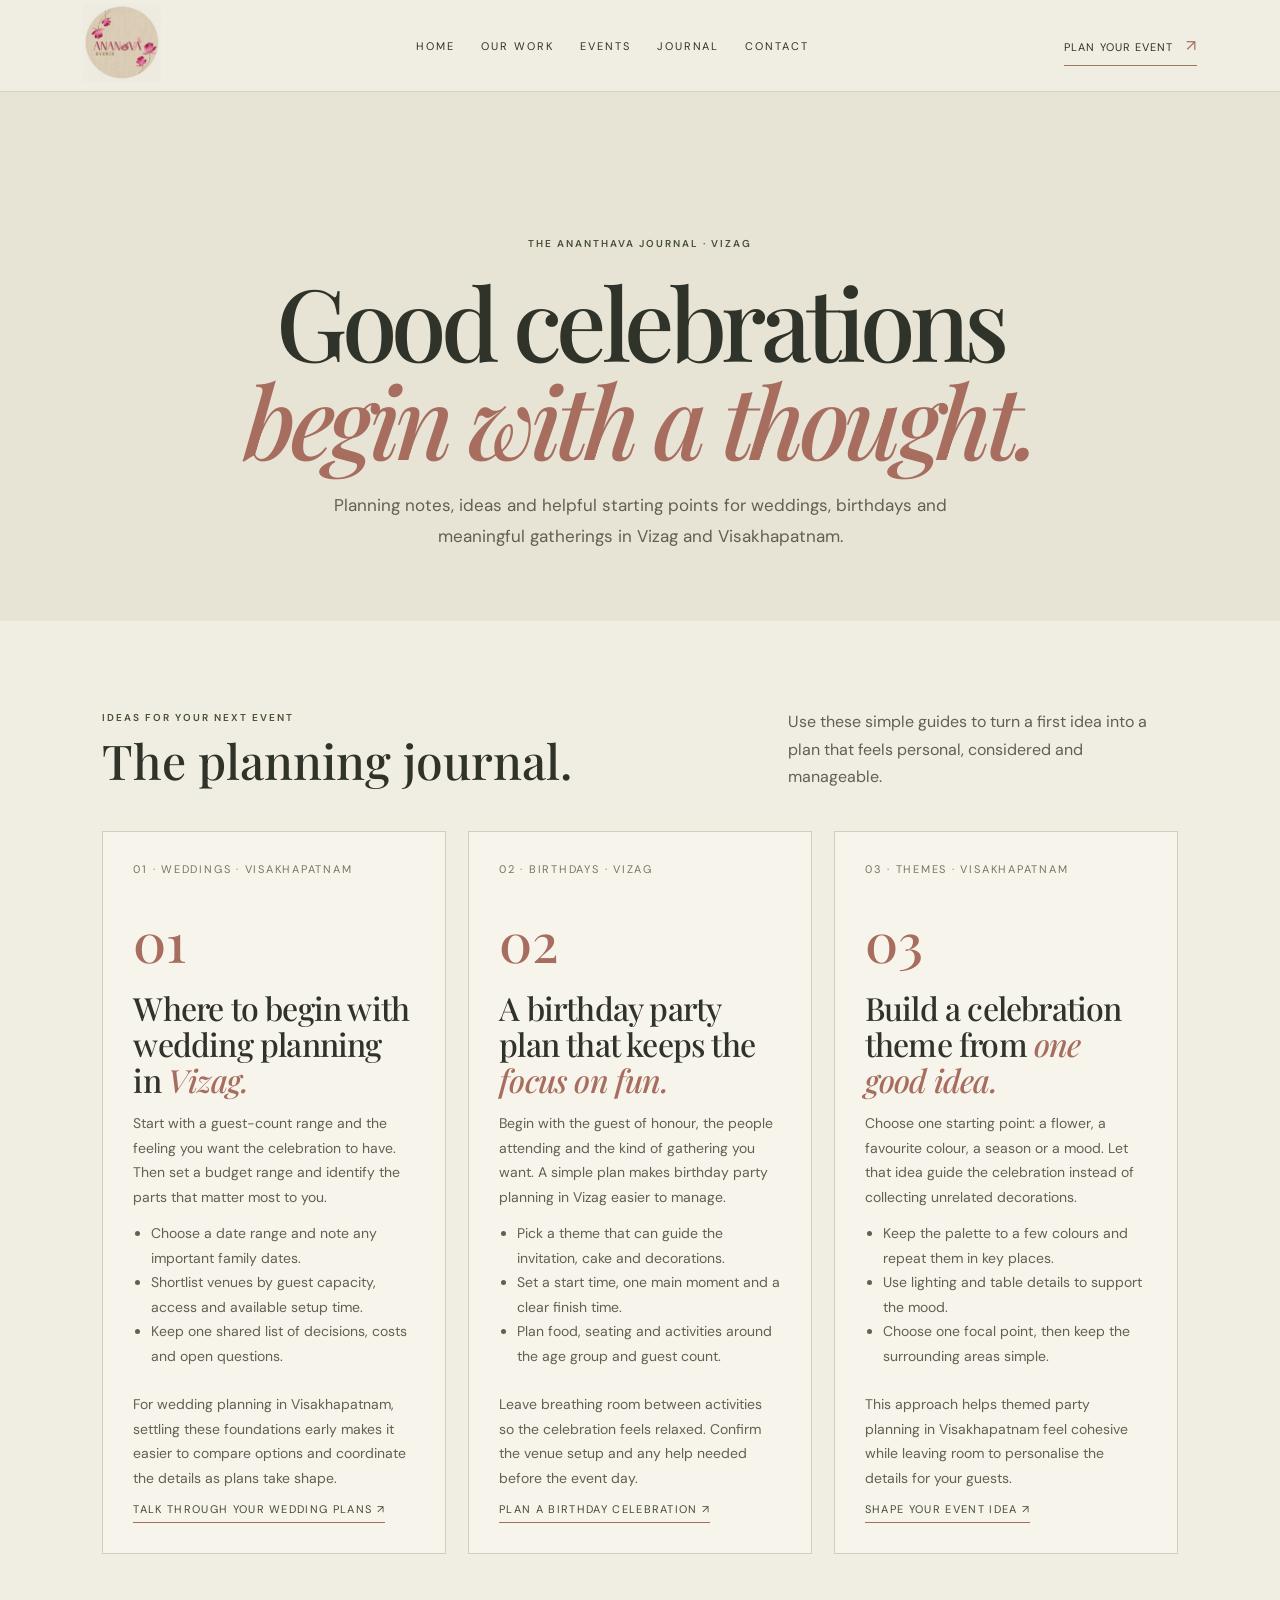
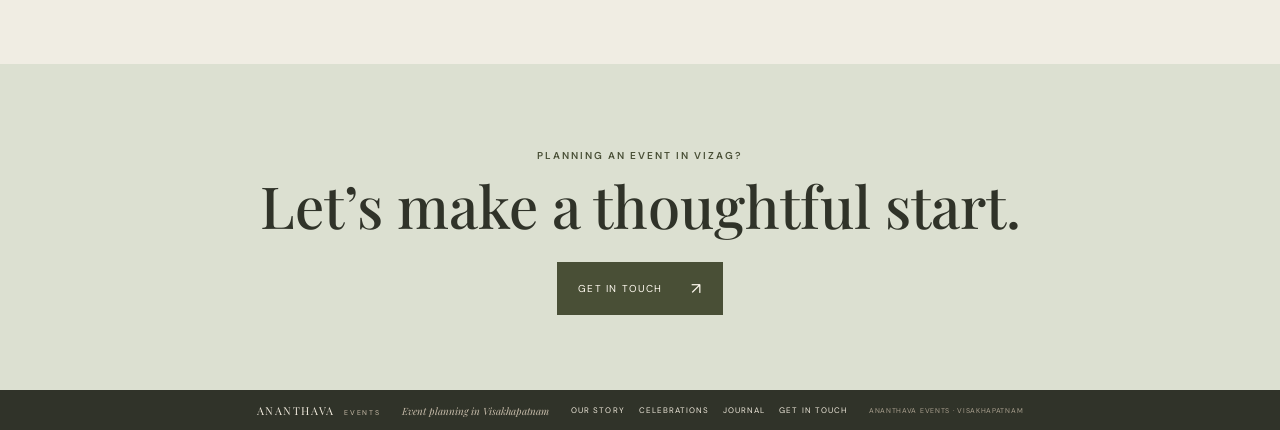
<file: blog.html>
<!doctype html>
<html lang="en">
<head>
<meta charset="UTF-8">
<meta name="viewport" content="width=device-width, initial-scale=1.0">
<meta name="theme-color" content="#f5f0e7">
<title>Event Planning Journal for Vizag | Ananthava Events</title>
<meta name="description" content="Ideas and practical guides for planning weddings, birthday parties and themed events in Vizag and Visakhapatnam, from Ananthava Events.">
<meta name="robots" content="index, follow, max-image-preview:large, max-snippet:-1">
<meta name="keywords" content="event planning blog Vizag, wedding planning guide Visakhapatnam, birthday party ideas Vizag, event planner tips Vizag, themed party planning Visakhapatnam">
<meta property="og:type" content="website">
<meta property="og:site_name" content="Ananthava Events">
<meta property="og:title" content="Event Planning Journal for Vizag | Ananthava Events">
<meta property="og:description" content="Helpful planning ideas for weddings, birthdays and celebrations in Vizag and Visakhapatnam.">
<meta property="og:locale" content="en_IN">
<meta name="twitter:card" content="summary">
<meta name="twitter:title" content="Event Planning Journal for Vizag | Ananthava Events">
<meta name="twitter:description" content="Helpful planning ideas for weddings, birthdays and celebrations in Vizag and Visakhapatnam.">
<script type="application/ld+json">
{
  "@context": "https://schema.org",
  "@type": "Blog",
  "name": "Ananthava Events Journal",
  "description": "Event planning ideas and guides for celebrations in Vizag and Visakhapatnam.",
  "inLanguage": "en-IN",
  "publisher": {
    "@type": "Organization",
    "name": "Ananthava Events",
    "email": "ananthavaevents@gmail.com",
    "sameAs": ["https://www.instagram.com/ananthava.events/"]
  }
}
</script>
<link rel="preconnect" href="https://fonts.googleapis.com">
<link rel="preconnect" href="https://fonts.gstatic.com" crossorigin>
<link href="https://fonts.googleapis.com/css2?family=DM+Sans:wght@400;500;600&family=Playfair+Display:ital,wght@0,500;0,600;1,500&display=swap" rel="stylesheet">
<link rel="stylesheet" href="style.css">
<style>
.journal-hero{padding:clamp(100px,15vh,170px) 8% 70px;background:#e7e3d5;text-align:center}
.journal-hero .eyebrow{justify-content:center}
.journal-hero h1{font:500 clamp(48px,8vw,100px)/.98 'Playfair Display',serif;letter-spacing:-.055em;margin:22px auto;max-width:950px}
.journal-hero h1 em,.journal-card h2 em{color:#a76d5e;font-weight:500}
.journal-hero>p:last-child{max-width:620px;margin:0 auto;color:#625f53;font-size:17px;line-height:1.8}
.journal-list{padding:80px 8% 110px;max-width:1500px;margin:auto}
.journal-intro{display:flex;justify-content:space-between;align-items:end;gap:30px;margin-bottom:36px}
.journal-intro h2{font:500 clamp(30px,4vw,48px)/1.1 'Playfair Display',serif;margin:8px 0}
.journal-intro>p{max-width:390px;color:#625f53;line-height:1.7;margin:0 0 5px}
.journal-grid{display:grid;grid-template-columns:repeat(3,minmax(0,1fr));gap:22px}
.journal-card{min-height:360px;border:1px solid #d2cdbd;padding:30px;background:#f7f4eb;display:flex;flex-direction:column;align-items:flex-start}
.journal-card .journal-number{font-size:11px;letter-spacing:.16em;color:#777562}
.journal-card .journal-mark{font:500 54px/1 'Playfair Display',serif;color:#a76d5e;margin:38px 0 22px}
.journal-card h2{font:500 clamp(24px,2.5vw,32px)/1.12 'Playfair Display',serif;margin:0 0 14px;letter-spacing:-.025em}
.journal-card p,.journal-card li{color:#625f53;font-size:14px;line-height:1.75}
.journal-card p{margin:0 0 12px}
.journal-card ul{padding-left:18px;margin:0 0 24px}
.journal-card a{margin-top:auto;color:#454a35;text-decoration:none;font-size:11px;letter-spacing:.12em;text-transform:uppercase;border-bottom:1px solid #a76d5e;padding-bottom:6px}
.journal-cta{padding:75px 8%;background:#dce0d1;text-align:center}
.journal-cta h2{font:500 clamp(34px,5vw,58px)/1.1 'Playfair Display',serif;margin:12px auto 24px}
.journal-cta .button{display:inline-flex}
@media(max-width:850px){.journal-grid{grid-template-columns:1fr 1fr}}
@media(max-width:600px){.journal-hero{padding:110px 8% 58px}.journal-list{padding:58px 7% 72px}.journal-intro{display:block}.journal-intro>p{margin-top:14px}.journal-grid{grid-template-columns:1fr;gap:14px}.journal-card{min-height:300px;padding:25px}.journal-card .journal-mark{margin:25px 0 16px}}
</style>
</head>
<body>
<header class="nav">
  <a class="brand" href="index.html#top"><img src="public/ananthava-logo.jpg" alt="Ananthava Events lotus logo"></a>
  <nav><a href="index.html#top">Home</a><a href="index.html#portfolio">Our work</a><a href="index.html#celebrations">Events</a><a href="blog.html" aria-current="page">Journal</a><a href="index.html#contact">Contact</a></nav>
  <a class="nav-cta" href="index.html#contact">Plan your event <span>↗</span></a>
  <button class="menu" aria-label="Open menu" aria-expanded="false">☰</button>
</header>
<main>
  <section class="journal-hero">
    <p class="eyebrow"><span></span> THE ANANTHAVA JOURNAL · VIZAG</p>
    <h1>Good celebrations<br><em>begin with a thought.</em></h1>
    <p>Planning notes, ideas and helpful starting points for weddings, birthdays and meaningful gatherings in Vizag and Visakhapatnam.</p>
  </section>
  <section class="journal-list" aria-labelledby="journal-heading">
    <div class="journal-intro"><div><p class="eyebrow">IDEAS FOR YOUR NEXT EVENT</p><h2 id="journal-heading">The planning journal.</h2></div><p>Use these simple guides to turn a first idea into a plan that feels personal, considered and manageable.</p></div>
    <div class="journal-grid">
      <article class="journal-card">
        <span class="journal-number">01 · WEDDINGS · VISAKHAPATNAM</span><span class="journal-mark" aria-hidden="true">01</span>
        <h2>Where to begin with wedding planning in <em>Vizag.</em></h2>
        <p>Start with a guest-count range and the feeling you want the celebration to have. Then set a budget range and identify the parts that matter most to you.</p>
        <ul><li>Choose a date range and note any important family dates.</li><li>Shortlist venues by guest capacity, access and available setup time.</li><li>Keep one shared list of decisions, costs and open questions.</li></ul>
        <p>For wedding planning in Visakhapatnam, settling these foundations early makes it easier to compare options and coordinate the details as plans take shape.</p>
        <a href="mailto:ananthavaevents@gmail.com?subject=Wedding%20planning%20in%20Vizag">Talk through your wedding plans ↗</a>
      </article>
      <article class="journal-card">
        <span class="journal-number">02 · BIRTHDAYS · VIZAG</span><span class="journal-mark" aria-hidden="true">02</span>
        <h2>A birthday party plan that keeps the <em>focus on fun.</em></h2>
        <p>Begin with the guest of honour, the people attending and the kind of gathering you want. A simple plan makes birthday party planning in Vizag easier to manage.</p>
        <ul><li>Pick a theme that can guide the invitation, cake and decorations.</li><li>Set a start time, one main moment and a clear finish time.</li><li>Plan food, seating and activities around the age group and guest count.</li></ul>
        <p>Leave breathing room between activities so the celebration feels relaxed. Confirm the venue setup and any help needed before the event day.</p>
        <a href="mailto:ananthavaevents@gmail.com?subject=Birthday%20party%20planning%20in%20Vizag">Plan a birthday celebration ↗</a>
      </article>
      <article class="journal-card">
        <span class="journal-number">03 · THEMES · VISAKHAPATNAM</span><span class="journal-mark" aria-hidden="true">03</span>
        <h2>Build a celebration theme from <em>one good idea.</em></h2>
        <p>Choose one starting point: a flower, a favourite colour, a season or a mood. Let that idea guide the celebration instead of collecting unrelated decorations.</p>
        <ul><li>Keep the palette to a few colours and repeat them in key places.</li><li>Use lighting and table details to support the mood.</li><li>Choose one focal point, then keep the surrounding areas simple.</li></ul>
        <p>This approach helps themed party planning in Visakhapatnam feel cohesive while leaving room to personalise the details for your guests.</p>
        <a href="mailto:ananthavaevents@gmail.com?subject=Themed%20event%20planning%20in%20Visakhapatnam">Shape your event idea ↗</a>
      </article>
    </div>
  </section>
  <section class="journal-cta"><p class="eyebrow">PLANNING AN EVENT IN VIZAG?</p><h2>Let’s make a thoughtful start.</h2><a class="button" href="index.html#contact">Get in touch <span>↗</span></a></section>
</main>
<footer><a class="footer-brand" href="index.html#top">ANANTHAVA <span>EVENTS</span></a><p>Event planning in Visakhapatnam</p><div><a href="index.html#story">OUR STORY</a><a href="index.html#celebrations">CELEBRATIONS</a><a href="blog.html">JOURNAL</a><a href="index.html#contact">GET IN TOUCH</a></div><small>ANANTHAVA EVENTS · VISAKHAPATNAM</small></footer>
<script>
const menuButton=document.querySelector('.menu');
menuButton.addEventListener('click',()=>{const links=document.querySelector('.nav nav');const opened=links.style.display==='flex';links.style.cssText=opened?'':'display:flex;position:absolute;top:72px;left:0;right:0;padding:24px 8%;background:#f0ede3;flex-direction:column;gap:20px;border-bottom:1px solid #d4d0c2';menuButton.setAttribute('aria-expanded',String(!opened));});
</script>
</body>
</html>
</file>
<file: style.css>
:root{--sage:#98a086;--olive:#696d45;--rose:#a76d5e;--peach:#bb8588;--gold:#c4a071;--cream:#f5f0e7;--paper:#fbf8f1;--ink:#332c27;--line:#d8cdbd}*{box-sizing:border-box}html{scroll-behavior:smooth}body{margin:0;background:var(--paper);color:var(--ink);font-family:'DM Sans',sans-serif}a{color:inherit;text-decoration:none}.nav{height:92px;padding:0 6.5%;display:flex;align-items:center;justify-content:space-between;border-bottom:1px solid #e7dfd3;background:rgba(251,248,241,.9);position:sticky;top:0;z-index:10;backdrop-filter:blur(12px)}.brand img{width:78px;height:78px;object-fit:contain;mix-blend-mode:multiply}.nav nav{display:flex;gap:26px;font-size:11px;letter-spacing:.12em;text-transform:uppercase}.nav nav a,.nav-cta{transition:color .25s}.nav nav a:hover,.nav-cta:hover{color:var(--rose)}.nav-cta{font-size:11px;letter-spacing:.1em;text-transform:uppercase}.nav-cta span{font-size:16px;margin-left:8px;color:var(--rose)}.menu{display:none;background:none;border:0}.hero{min-height:710px;height:calc(100vh - 92px);max-height:900px;position:relative;display:grid;grid-template-columns:1.05fr .95fr;padding:76px 9% 90px;overflow:hidden}.hero-copy{align-self:center;z-index:2}.eyebrow{font-size:9px;letter-spacing:.2em;color:var(--olive);font-weight:600}.hero .eyebrow span{display:inline-block;width:22px;height:1px;background:var(--rose);vertical-align:middle;margin-right:9px}.hero h1,.draw-text h2,.section-head h2,.approach-copy h2,.contact h2{font-family:'Playfair Display',serif;font-weight:500;letter-spacing:-.04em}.hero h1{font-size:clamp(48px,6.2vw,86px);line-height:1.08;margin:27px 0}.hero h1 em,.draw-text h2 em,.approach-copy h2 em,.contact h2 em{font-weight:500;color:var(--rose)}.intro{max-width:390px;line-height:1.8;color:#756c60;font-size:14px;margin:0 0 30px}.button{display:inline-flex;align-items:center;gap:28px;background:var(--olive);color:#fffaf0;padding:16px 21px;font-family:inherit;text-transform:uppercase;letter-spacing:.12em;font-size:9px;border:0;cursor:pointer;transition:background .25s,transform .25s}.button:hover{background:var(--rose);transform:translateY(-2px)}.button span{font-size:16px}.hero-note{margin-top:82px;font-size:8px;letter-spacing:.2em;color:#918978}.hero-note span{color:var(--rose);padding:0 8px}.hero-art{position:relative;display:flex;align-items:center;justify-content:center}.image-frame{position:relative;width:min(86%,430px);height:min(68vh,520px);padding:13px;border:1px solid #c8bda8;background:#efe8da;transform:rotate(2deg)}.image-frame:before{content:'';position:absolute;inset:6px;border:1px solid rgba(255,255,255,.65);z-index:1;pointer-events:none}.image-frame img{width:100%;height:100%;object-fit:cover;object-position:center}.image-caption{position:absolute;bottom:13px;right:13px;background:var(--paper);padding:13px 17px;font-family:'Playfair Display';font-style:italic;font-size:13px}.image-caption span{color:var(--rose);font-style:normal;margin-left:10px}.orbit-word{position:absolute;right:-6%;top:14%;writing-mode:vertical-rl;font-size:8px;letter-spacing:.28em;color:var(--rose)}.flower-stamp{position:absolute;bottom:12%;left:7%;font-size:72px;color:var(--rose);opacity:.82}.hero-bottom{position:absolute;bottom:26px;left:9%;right:9%;display:flex;justify-content:space-between;font-size:8px;letter-spacing:.18em;color:#958b7c}.draw-section{background:#eee8dc;position:relative;overflow:hidden;min-height:670px;padding:110px 10% 65px}.draw-inner{max-width:1120px;margin:auto;display:grid;grid-template-columns:1fr 1fr;align-items:center;min-height:470px}.draw-text{max-width:410px;z-index:2}.draw-text h2,.section-head h2,.approach-copy h2,.contact h2{font-size:clamp(42px,5vw,66px);line-height:1.08;margin:22px 0}.draw-text>p:not(.eyebrow),.approach-copy>p:not(.eyebrow){font-size:13px;line-height:1.9;color:#756c60;max-width:390px}.text-link{display:inline-block;font-size:9px;text-transform:uppercase;letter-spacing:.13em;margin-top:22px;border-bottom:1px solid #bcb09d;padding-bottom:8px}.text-link span{color:var(--rose);font-size:15px;margin-left:12px}.lotus-draw{width:min(100%,490px);justify-self:center;overflow:visible}.lotus-draw path{fill:none;stroke-linecap:round;stroke-linejoin:round}.lotus-draw .petal{stroke:var(--rose);stroke-width:2.4}.lotus-draw .stem,.lotus-draw .leaf{stroke:var(--olive);stroke-width:2.4}.lotus-draw .center{stroke:var(--gold);stroke-width:2.4}.draw-caption{position:absolute;right:11%;bottom:18%;font-family:'Playfair Display';font-style:italic;color:var(--olive);font-size:14px}.draw-progress{position:absolute;bottom:32px;left:10%;right:10%;display:flex;align-items:center;gap:15px;color:#8c8373;font-size:8px;letter-spacing:.17em}.progress-line{height:1px;background:#cfc4b1;flex:1;position:relative}.progress-line i{position:absolute;left:0;top:-1px;height:3px;width:0;background:var(--rose)}.celebrations{padding:120px 10% 130px}.section-head{display:flex;align-items:end;justify-content:space-between;margin:0 auto 54px;max-width:1120px}.section-head h2{margin:15px 0 0}.section-head>p{width:290px;color:#766e62;font-size:12px;line-height:1.8}.cards{max-width:1120px;margin:auto;display:grid;grid-template-columns:repeat(3,1fr);gap:24px}.event-card{position:relative;padding-bottom:18px}.card-photo{height:340px;background-size:cover;background-position:center;position:relative}.photo-wedding{background-image:linear-gradient(0deg,rgba(74,66,49,.05),transparent),url('public/palette-interior.jpeg');background-position:45% center}.photo-gathering{background-image:url('public/palette-florals.jpeg');background-position:48% center}.photo-design{background-image:url('public/ananthava-logo.png');background-size:cover;background-position:center;background-color:#eee5d6}.card-meta{display:flex;justify-content:space-between;margin-top:20px;font-size:8px;letter-spacing:.17em;color:var(--olive)}.event-card h3{font-family:'Playfair Display';font-size:27px;line-height:1.2;font-weight:500;margin:14px 0 9px}.event-card p{font-size:11px;color:#81776b;line-height:1.7;max-width:250px}.event-card>a{position:absolute;right:0;bottom:16px;color:var(--rose);font-size:22px}.approach{background:#e8e6d9;padding:100px 10%;display:grid;grid-template-columns:1fr 1fr;gap:10%;align-items:center}.approach-image{position:relative;height:500px;padding:12px;border:1px solid #bcb9a8}.approach-image img{width:100%;height:100%;object-fit:cover;object-position:center}.approach-image span{position:absolute;bottom:26px;left:26px;color:white;font-size:8px;letter-spacing:.18em;text-shadow:0 1px 5px #333}.approach-copy h2{margin-top:20px}.values{margin:32px 0 8px;border-top:1px solid #c9c7b9}.values div{display:flex;align-items:center;gap:24px;padding:14px 0;border-bottom:1px solid #c9c7b9;font-size:9px;letter-spacing:.12em}.values b{font-family:'Playfair Display';color:var(--rose);font-size:14px;font-weight:500}.quote{min-height:350px;background:var(--olive);color:#f8f2e8;display:flex;flex-direction:column;align-items:center;justify-content:center;text-align:center;position:relative}.quote p{font-family:'Playfair Display';font-size:clamp(32px,4.5vw,58px);line-height:1.2;margin:0 0 24px}.quote p em{color:#e7c8b6}.quote div{font-size:8px;letter-spacing:.2em;color:#d6d2bd}.quote-flower{position:absolute;right:14%;top:25%;font-size:38px;color:#c4a071}.contact{background:#f5f0e7;padding:110px 12%;display:grid;grid-template-columns:1fr 1fr;gap:10%;align-items:center}.contact-top>p:last-child{font-family:'Playfair Display';font-style:italic;color:#877d70;font-size:16px;margin-top:26px}.contact form{display:flex;flex-direction:column;gap:10px}.contact label{font-size:8px;letter-spacing:.16em;color:var(--olive);margin-top:16px}.contact input,.contact select{background:transparent;border:0;border-bottom:1px solid #cfc5b4;padding:12px 0;font-family:'DM Sans';font-size:13px;color:var(--ink);outline:none;width:100%}.contact input:focus,.contact select:focus{border-color:var(--rose)}.contact input::placeholder{color:#a99f91}.contact form .button{align-self:flex-start;margin-top:20px}.contact small{font-size:9px;color:#968c7e}.field-wrap{position:relative}.fake-caret{display:none;position:absolute;width:1px;height:18px;background:var(--rose);left:0;top:12px;pointer-events:none;animation:blink 1s steps(2) infinite}@keyframes blink{50%{opacity:0}}.contact input:focus+.fake-caret{display:block}.form-success{font-size:11px;color:var(--olive);min-height:16px}footer{background:#39362f;color:#eee8db;padding:47px 10% 32px;display:flex;align-items:center;justify-content:space-between}footer .footer-brand{font-family:'Playfair Display';letter-spacing:.14em;font-size:15px}footer .footer-brand span{display:block;text-align:center;font-family:'DM Sans';font-size:8px;letter-spacing:.35em;margin-top:7px;color:#c9bda9}footer p{font-family:'Playfair Display';font-style:italic;color:#c8bdab;font-size:14px}footer div{display:flex;gap:24px;font-size:8px;letter-spacing:.13em}footer small{font-size:7px;letter-spacing:.1em;color:#aaa08f}
@media(max-width:760px){.nav{height:72px;padding:0 5%}.brand img{width:62px;height:62px}.nav nav{display:none}.nav-cta{font-size:8px}.menu{display:block;color:var(--olive);font-size:18px}.hero{height:auto;min-height:850px;grid-template-columns:1fr;padding:68px 8% 78px}.hero h1{font-size:53px}.hero-note{margin-top:45px}.hero-art{margin-top:48px;min-height:400px}.image-frame{width:82%;height:390px}.flower-stamp{left:1%;bottom:0}.orbit-word{right:2%;top:8%}.hero-bottom{left:8%;right:8%;font-size:7px}.draw-section{padding:85px 8% 74px;min-height:900px}.draw-inner{grid-template-columns:1fr;gap:8px}.lotus-draw{width:min(94%,400px);margin-top:-10px}.draw-caption{bottom:12%;right:10%}.draw-progress{left:8%;right:8%}.celebrations{padding:86px 8%}.section-head{display:block;margin-bottom:35px}.section-head>p{width:auto;max-width:400px;margin-top:24px}.cards{grid-template-columns:1fr;gap:44px}.card-photo{height:370px}.event-card h3{font-size:30px}.approach{padding:80px 8%;grid-template-columns:1fr;gap:45px}.approach-image{height:400px}.quote{min-height:300px;padding:30px}.quote-flower{right:9%;top:14%}.contact{padding:80px 8%;grid-template-columns:1fr;gap:34px}.contact h2{font-size:52px}footer{padding:40px 8%;display:grid;grid-template-columns:1fr 1fr;gap:26px}footer p{text-align:right}footer div{grid-column:1/-1;justify-content:space-between;gap:10px}footer small{grid-column:1/-1}}@media(prefers-reduced-motion:reduce){html{scroll-behavior:auto}*,*:before,*:after{animation-duration:.01ms!important;transition-duration:.01ms!important}}

/* Subtle 3D motion */
.hero-art{perspective:1100px;transform-style:preserve-3d}.image-frame{transform-style:preserve-3d;will-change:transform;transition:transform .45s cubic-bezier(.2,.7,.2,1),box-shadow .45s;box-shadow:0 28px 60px rgba(71,58,39,.12)}.image-frame img{transform:translateZ(16px);transition:transform .45s}.image-caption{transform:translateZ(42px)}.flower-stamp{transform:translateZ(70px);animation:flowerFloat 5s ease-in-out infinite}.orbit-word{transform:translateZ(25px)}@keyframes flowerFloat{0%,100%{translate:0 0;rotate:-5deg}50%{translate:0 -13px;rotate:5deg}}
.lotus-draw{perspective:800px;transform-style:preserve-3d}.lotus-draw .petal{transform-box:fill-box;transform-origin:center bottom;filter:drop-shadow(0 7px 5px rgba(120,75,66,.08))}.lotus-draw .petal:nth-of-type(1){transform:translateZ(38px)}.lotus-draw .petal:nth-of-type(2),.lotus-draw .petal:nth-of-type(3){transform:translateZ(22px)}.lotus-draw .petal:nth-of-type(4),.lotus-draw .petal:nth-of-type(5){transform:translateZ(8px)}.lotus-draw .petal:nth-of-type(6),.lotus-draw .petal:nth-of-type(7){transform:translateZ(46px)}
.event-card{perspective:900px;transform-style:preserve-3d;transition:transform .35s ease}.card-photo{transform:translateZ(0);transition:transform .4s ease,box-shadow .4s;box-shadow:0 10px 24px rgba(48,41,32,.08)}.event-card:hover .card-photo{transform:translateZ(24px) scale(.985);box-shadow:0 24px 40px rgba(48,41,32,.16)}.event-card h3,.event-card p,.event-card .card-meta{transition:transform .35s}.event-card:hover h3,.event-card:hover p,.event-card:hover .card-meta{transform:translateZ(16px)}
.approach-image{perspective:1000px;transform-style:preserve-3d}.approach-image img{transform:translateZ(10px);transition:transform .6s}.approach-image:hover img{transform:translateZ(28px) scale(.98)}
@media(prefers-reduced-motion:reduce){.flower-stamp{animation:none}.image-frame,.image-frame img,.event-card,.card-photo,.approach-image img{transition:none}}

/* Ananthava art direction: editorial, tactile, and distinctly botanical */
:root{--sage:#98a086;--olive:#494f36;--rose:#a76d5e;--peach:#bb8588;--gold:#c4a071;--cream:#f5f0e7;--paper:#f0ede3;--ink:#303329;--line:#c7c4b3}
body{background:#f0ede3;color:#303329}.nav{background:#f0ede3;border-color:#d4d0c2}.nav nav{font-size:9px;letter-spacing:.18em}.nav-cta{border-bottom:1px solid #9d785e;padding:9px 0}.brand img{mix-blend-mode:multiply}
.hero{min-height:760px;background:#494f36;color:#f4eedf;grid-template-columns:1.15fr .85fr;padding-top:66px;padding-bottom:98px}.hero .eyebrow,.hero-note,.hero-bottom{color:#d0cbb8}.hero .eyebrow span{background:#d49c80}.hero h1{font-size:clamp(54px,7.5vw,108px);line-height:.99;letter-spacing:-.055em}.hero h1 em{color:#d9a58d}.intro{color:#ded8c7;max-width:345px}.hero .button{background:#d4a184;color:#303329}.hero .button:hover{background:#f0d0b6}.hero-note{margin-top:92px}.image-frame{width:min(82%,400px);height:min(66vh,485px);border:0;background:#d1c3a5;padding:9px;transform:rotate(3deg)}.image-frame:before{inset:0;border:1px solid rgba(246,238,219,.7)}.image-frame img{filter:sepia(.08) saturate(.82)}.image-caption{right:-22px;bottom:32px;background:#d4a184;color:#303329;font-size:14px}.orbit-word{color:#e6bea5}.flower-stamp{color:#dca082}.hero-bottom{left:9%;right:9%}
.draw-section{height:185vh;min-height:0;padding:0;background:#e2dfd0;color:#303329}.draw-inner{position:sticky;top:0;height:100vh;max-width:none;padding:60px 10%;grid-template-columns:.9fr 1.1fr;overflow:hidden}.draw-text h2{font-size:clamp(50px,6vw,82px)}.draw-text>p:not(.eyebrow){max-width:330px}.lotus-draw{width:min(100%,560px);max-height:78vh}.lotus-draw .petal{stroke:#a76d5e;stroke-width:2.1}.lotus-draw .stem,.lotus-draw .leaf{stroke:#626749}.draw-caption{bottom:13%;right:12%;color:#626749}.draw-progress{bottom:28px}.draw-progress span{color:#777561}
.celebrations{background:#f0ede3;padding-top:132px;padding-bottom:150px}.section-head h2{font-size:clamp(48px,6vw,78px)}.section-head>p{max-width:250px;font-family:'Playfair Display';font-style:italic;font-size:15px}.cards{gap:38px}.event-card:nth-child(2){margin-top:75px}.event-card:nth-child(3){margin-top:24px}.card-photo{height:390px;background-color:#c7c0a9}.photo-wedding{background-image:linear-gradient(0deg,rgba(41,47,31,.15),transparent),url('public/palette-interior.jpeg');background-position:58% center}.photo-gathering{background-image:linear-gradient(0deg,rgba(41,47,31,.07),transparent),url('public/palette-florals.jpeg')}.photo-design{background-image:linear-gradient(0deg,rgba(41,47,31,.12),transparent),url('public/ananthava-logo.png');background-size:cover;background-position:center;background-color:#d6c8af}.event-card h3{font-size:30px}.card-meta{color:#747655}
.approach{background:#d2d0bd;padding-top:125px;padding-bottom:125px;gap:12%}.approach-image{border:0;padding:0;height:570px;transform:rotate(-2deg)}.approach-image img{filter:saturate(.8)}.approach-image span{background:#494f36;padding:11px 14px;bottom:14px;left:14px}.approach-copy h2{font-size:clamp(50px,6vw,78px)}.values{border-color:#aaa994}.values div{border-color:#aaa994}.quote{background:#494f36;min-height:410px}.quote p{font-size:clamp(38px,5.6vw,74px)}.quote-flower{color:#d4a184}.quote p em{color:#d9a58d}
.contact{background:#b7b8a1;padding-top:130px;padding-bottom:130px}.contact h2{font-size:clamp(50px,6vw,78px)}.contact .eyebrow,.contact label{color:#50553c}.contact input,.contact select{border-color:#92947c}.contact form .button{background:#494f36;color:#f7f0e3}.contact form .button:hover{background:#a76d5e}footer{background:#303329}footer .footer-brand{letter-spacing:.2em}
@media(max-width:760px){.hero{min-height:900px;padding-top:58px;background:#494f36}.hero h1{font-size:59px}.hero-art{margin-top:35px}.image-frame{height:365px}.draw-section{height:170vh;min-height:0}.draw-inner{height:100vh;grid-template-columns:1fr;padding:65px 8% 70px;align-content:center}.draw-text h2{font-size:54px;margin:13px 0}.draw-text>p:not(.eyebrow){font-size:12px;line-height:1.65}.draw-text .text-link{margin-top:10px}.lotus-draw{width:min(85%,340px);max-height:44vh;margin-top:0;justify-self:center}.draw-caption{bottom:12%;right:8%;font-size:12px}.event-card:nth-child(2),.event-card:nth-child(3){margin-top:0}.card-photo{height:390px}.approach-image{height:420px}.contact{background:#b7b8a1}}
.draw-section{height:110vh}
@media(max-width:760px){.draw-section{height:110vh}}
/* Two-bloom lotus illustration: layered petals, depth, and a slow living sway */
.lotus-draw{width:min(100%,560px);max-height:78vh;overflow:visible;perspective:1100px;filter:drop-shadow(0 20px 14px rgba(75,65,47,.1))}
.lotus-art{transform-origin:50% 55%;transform-style:preserve-3d;animation:lotusSway 8s ease-in-out infinite}
.lotus-draw path{fill:rgba(247,224,215,.42);stroke-linecap:round;stroke-linejoin:round}
.lotus-draw .stem{fill:none;stroke:#59623c;stroke-width:5;filter:drop-shadow(2px 4px 2px rgba(47,54,31,.22))}
.lotus-draw .stem-back{stroke:#73784c;stroke-width:4}
.lotus-draw .leaf{fill:rgba(98,112,61,.18);stroke:#647143;stroke-width:3}
.lotus-draw .petal{stroke:#b54669;stroke-width:2.5;transform-box:fill-box;transform-origin:center bottom;filter:drop-shadow(0 8px 5px rgba(137,57,80,.12))}
.lotus-draw .petal.back{fill:rgba(220,107,142,.18);stroke:#bd5978}
.lotus-draw .petal.front{fill:rgba(255,231,222,.46);stroke:#b44269}
.lotus-draw .petal:nth-of-type(8n){transform:translateZ(34px)}
.lotus-draw .petal:nth-of-type(8n + 1){transform:translateZ(18px)}
.lotus-draw .petal:nth-of-type(8n + 2){transform:translateZ(25px)}
.lotus-draw .petal:nth-of-type(8n + 3){transform:translateZ(10px)}
.lotus-draw .petal:nth-of-type(8n + 4){transform:translateZ(14px)}
.lotus-draw .petal:nth-of-type(8n + 5){transform:translateZ(44px)}
.lotus-draw .petal.small{filter:drop-shadow(0 6px 4px rgba(137,57,80,.15))}
.lotus-draw .center{fill:none;stroke:#d4a05f;stroke-width:3}
.lotus-draw .center.small{stroke-width:2.4}
@keyframes lotusSway{0%,100%{transform:rotateY(-2deg) rotateZ(-.5deg)}50%{transform:rotateY(3deg) rotateZ(.8deg)}}
@media(max-width:760px){.lotus-draw{width:min(85%,340px);max-height:44vh}}
@media(prefers-reduced-motion:reduce){.lotus-art{animation:none}}

.portfolio{position:relative;background:#f0ede3;padding:130px 10% 115px;overflow:hidden}.portfolio-stroke{position:absolute;left:0;top:34px;width:100%;height:80px;overflow:visible}.portfolio-stroke path{fill:none;stroke:#a76d5e;stroke-width:2.4;stroke-linecap:round;stroke-dasharray:1800;stroke-dashoffset:1800;filter:drop-shadow(0 3px 2px rgba(137,57,80,.1));animation:drawDivider 2.2s cubic-bezier(.22,.72,.28,1) .25s forwards}@keyframes drawDivider{to{stroke-dashoffset:0}}.portfolio-heading{max-width:1120px;margin:0 auto 58px;display:flex;align-items:end;justify-content:space-between}.portfolio-heading h2{font-family:'Playfair Display',serif;font-size:clamp(46px,5.6vw,72px);font-weight:500;letter-spacing:-.04em;line-height:1.06;margin:18px 0 0}.portfolio-heading h2 em{font-weight:500;color:#a76d5e}.portfolio-grid{max-width:1120px;margin:auto;display:grid;grid-template-columns:1.12fr .88fr 1fr;gap:30px;align-items:start}.portfolio-item:nth-child(2){margin-top:74px}.portfolio-item:nth-child(3){margin-top:28px}.portfolio-image{position:relative;height:350px;overflow:hidden;background:#d2c8b4}.portfolio-item:nth-child(2) .portfolio-image{height:300px}.portfolio-item:nth-child(3) .portfolio-image{height:330px}.portfolio-image img{width:100%;height:100%;object-fit:cover;transition:transform .8s cubic-bezier(.2,.7,.2,1);filter:saturate(.83)}.portfolio-item:hover .portfolio-image img{transform:scale(1.045)}.portfolio-item:nth-child(3) .portfolio-image img{object-position:center}.portfolio-image span{position:absolute;left:14px;bottom:14px;background:#f0ede3;color:#4b5038;padding:9px 11px;font-size:8px;letter-spacing:.14em}.portfolio-item h3{font-family:'Playfair Display',serif;font-weight:500;font-size:25px;margin:19px 0 7px}.portfolio-item p{font-size:11px;line-height:1.75;color:#7b7668;max-width:290px;margin:0}.portfolio-foot{max-width:1120px;margin:60px auto 0;padding-top:16px;border-top:1px solid #c7c4b3;display:flex;justify-content:space-between;color:#777561;font-size:8px;letter-spacing:.16em}
@media(max-width:760px){.portfolio{padding:110px 8% 80px}.portfolio-stroke{top:25px;height:65px}.portfolio-heading{display:block;margin-bottom:36px}.portfolio-heading h2{font-size:48px}.portfolio-heading .text-link{margin-top:20px}.portfolio-grid{grid-template-columns:1fr;gap:38px}.portfolio-item:nth-child(2),.portfolio-item:nth-child(3){margin-top:0}.portfolio-image,.portfolio-item:nth-child(2) .portfolio-image,.portfolio-item:nth-child(3) .portfolio-image{height:360px}.portfolio-foot{margin-top:40px;gap:20px;line-height:1.5}.portfolio-foot span:last-child{text-align:right}}

/* The portfolio flourish is a left-to-right, self-playing lotus stroke. */
.portfolio-stroke{top:15px;height:90px;overflow:visible}.portfolio-stroke path{fill:none;stroke:#a84668;stroke-width:3;stroke-linecap:round;stroke-linejoin:round;stroke-dasharray:1;stroke-dashoffset:1;animation:none;filter:drop-shadow(0 2px 1px rgba(137,57,80,.12))}.portfolio-stroke .stroke-lotus{stroke:#a84668;stroke-width:2.6}.portfolio-stroke .stroke-lotus.inner{stroke:#c27a75;stroke-width:2}.portfolio-intro{max-width:460px;color:#777366;font-size:12px;line-height:1.8;margin-top:20px}.portfolio-heading{align-items:end}.draw-section{height:112vh}.draw-inner{top:92px;height:calc(100vh - 92px)}.draw-progress{pointer-events:none}.draw-progress span:last-child{font-variant-numeric:tabular-nums}
.contact textarea{background:transparent;border:0;border-bottom:1px solid #92947c;padding:12px 0;font:13px 'DM Sans',sans-serif;color:var(--ink);resize:vertical;outline:none}.contact textarea:focus{border-color:var(--rose)}.contact textarea::placeholder{color:#a99f91}
footer{display:flex;flex-direction:column;align-items:center;justify-content:center;text-align:center;gap:19px;padding:56px 10% 38px}footer .footer-brand span{text-align:center}footer p{margin:0}footer div{justify-content:center}footer small{text-align:center}
@media(max-width:760px){.draw-section{height:112vh}.draw-inner{top:92px;height:calc(100vh - 92px)}.portfolio-stroke{height:75px}.portfolio-intro{font-size:11px}.contact textarea{min-height:72px}}
@media(prefers-reduced-motion:reduce){.portfolio-stroke path{stroke-dasharray:none!important;stroke-dashoffset:0!important}.lotus-art{animation:none}}

/* Portfolio shares the lotus-page colour; its animated flourish sits behind the work. */
.portfolio{background:#e2dfd0;isolation:isolate}
.portfolio-stroke{top:47%;left:0;z-index:-1;height:170px;opacity:.32;pointer-events:none}
.portfolio-heading,.portfolio-grid,.portfolio-foot{position:relative;z-index:1}
.portfolio-image span{background:rgba(226,223,208,.94)}
@media(max-width:760px){.portfolio-stroke{top:51%;height:110px;opacity:.25}}

/* Subtle hover response for the three approach points. */
.values div{transform-origin:left center;transition:transform .28s ease,color .28s ease;padding-left:3px;padding-right:3px}
.values div:hover{transform:scale(1.035);color:#a76d5e}
.values div b{transition:transform .28s ease,color .28s ease}
.values div:hover b{transform:scale(1.12);color:#8f3e5a}
@media(prefers-reduced-motion:reduce){.values div,.values div b{transition:none}}

/* Improve readability while keeping the heading scale intact. */
body{font-size:16px}
.nav nav,.nav-cta{font-size:11px}
.eyebrow{font-size:10px}
.intro{font-size:16px;line-height:1.75}
.hero-note,.hero-bottom,.draw-progress span,.card-meta,.portfolio-image span,.portfolio-foot,footer small{font-size:10px}
.button{font-size:10px}
.draw-text>p:not(.eyebrow),.approach-copy>p:not(.eyebrow){font-size:15px;line-height:1.8}
.section-head>p{font-size:14px;line-height:1.8}
.event-card p,.portfolio-item p{font-size:14px;line-height:1.75}
.portfolio-intro{font-size:14px;line-height:1.8}
.values div{font-size:12px}
.contact label{font-size:10px}
.contact input,.contact select,.contact textarea{font-size:16px}
.contact small{font-size:12px;line-height:1.6}
footer div{font-size:10px}
@media(max-width:760px){
 .nav nav,.nav-cta{font-size:11px}
 .hero-note,.hero-bottom{font-size:9px}
 .draw-text>p:not(.eyebrow),.approach-copy>p:not(.eyebrow){font-size:14px}
 .event-card p,.portfolio-item p,.portfolio-intro{font-size:14px}
 .contact small{font-size:12px}
}

/* Hero uses the supplied Ananthava lotus and wordmark as its main artwork. */
.hero-art .image-frame{width:min(82%,440px);height:auto;aspect-ratio:1;padding:0;border:0;border-radius:50%;background:#f0ede3;box-shadow:0 26px 70px rgba(0,0,0,.18);transform:rotate(2deg);overflow:hidden}
.hero-art .image-frame:before{inset:10px;border:1px solid rgba(106,105,77,.28);border-radius:50%;z-index:2}
.hero-art .image-frame img{width:100%;height:100%;object-fit:cover;object-position:center;border-radius:50%;mix-blend-mode:multiply;transform:translateZ(16px)}
.hero-art .image-caption,.hero-art .orbit-word,.hero-art .flower-stamp{display:none}
@media(max-width:760px){.hero-art .image-frame{width:min(80%,370px);height:auto;aspect-ratio:1}}

/* Larger, recognisable lotus bloom across the portfolio background. */
.portfolio-stroke{top:39%;left:0;width:100%;height:420px;z-index:0;opacity:.22}
.portfolio-line{position:absolute;inset:0;width:100%;height:100%;overflow:visible}
.portfolio-bloom{position:absolute;left:50%;top:0;transform:translateX(-50%);width:min(37vw,520px);height:100%;overflow:visible}
.portfolio-stroke path{fill:none;stroke:#a84668;stroke-width:2.5;stroke-linecap:round;stroke-linejoin:round;filter:drop-shadow(0 2px 1px rgba(137,57,80,.08))}
.portfolio-stroke .stroke-lotus.outer{stroke-width:2.8}
.portfolio-stroke .stroke-lotus.inner{stroke:#b05a70;stroke-width:2.3}
.portfolio-heading,.portfolio-grid,.portfolio-foot{z-index:1}
@media(max-width:760px){.portfolio-stroke{top:41%;height:340px;opacity:.20}.portfolio-bloom{width:min(78vw,390px)}}

/* The bloom fills the portfolio canvas. Its content appears after the stroke completes. */
.portfolio-stroke{top:31%;height:min(88vw,840px);max-height:840px;opacity:.18}
.portfolio-line{height:100%}
.portfolio-line .stroke-left,.portfolio-line .stroke-right{stroke-width:2.5}
.portfolio-bloom{width:min(84vw,1100px);height:100%}
.portfolio-motion-ready .portfolio-heading,
.portfolio-motion-ready .portfolio-grid,
.portfolio-motion-ready .portfolio-foot{opacity:0;transform:translateY(16px);transition:opacity .85s ease,transform .85s ease}
.portfolio-motion-ready.portfolio-revealed .portfolio-heading,
.portfolio-motion-ready.portfolio-revealed .portfolio-grid,
.portfolio-motion-ready.portfolio-revealed .portfolio-foot{opacity:1;transform:translateY(0)}
@media(max-width:760px){
 .portfolio-stroke{top:30%;height:min(100vw,560px);max-height:560px;opacity:.16}
 .portfolio-bloom{width:min(96vw,600px);height:100%}
}
@media(prefers-reduced-motion:reduce){.portfolio-motion-ready .portfolio-heading,.portfolio-motion-ready .portfolio-grid,.portfolio-motion-ready .portfolio-foot{transition:none}}

/* Keep the portfolio lotus within the Our Work to Visual References content span. */
.portfolio-stroke{top:12%;height:75%;max-height:none}
.portfolio-bloom{width:min(84vw,1100px);height:100%}
@media(max-width:760px){.portfolio-stroke{top:12%;height:min(58vh,560px);max-height:560px}.portfolio-bloom{width:min(96vw,600px);height:100%}}
.portfolio-motion-ready .portfolio-heading,.portfolio-motion-ready .portfolio-grid,.portfolio-motion-ready .portfolio-foot{transition:opacity .45s ease,transform .45s ease}

.contact-links{display:grid;grid-template-columns:1fr 1fr;gap:16px;align-self:center}
.contact-link-card{position:relative;min-height:190px;border:1px solid #92947c;background:rgba(240,237,227,.4);padding:24px;display:flex;flex-direction:column;justify-content:flex-end;gap:11px;transition:transform .3s ease,background .3s ease}
.contact-link-card:hover{transform:translateY(-5px);background:rgba(240,237,227,.75)}
.contact-link-card>span{font-size:10px;letter-spacing:.17em;color:#50553c}
.contact-link-card strong{font-family:'Playfair Display',serif;font-size:20px;font-weight:500}
.contact-link-card small{font-size:12px;color:#756c60}
.contact-link-card>b{position:absolute;right:20px;top:18px;color:#a76d5e;font-size:20px;font-weight:400}
.thank-you{padding:100px 8%;text-align:center;background:#e2dfd0}
.thank-you h2{font-family:'Playfair Display',serif;font-size:clamp(36px,4.6vw,62px);font-weight:500;line-height:1.2;letter-spacing:-.04em;margin:22px 0 0}
.thank-you h2 em{font-weight:500;color:#a76d5e}
@media(max-width:760px){.contact-links{grid-template-columns:1fr}.contact-link-card{min-height:150px}.thank-you{padding:76px 8%}}
footer{gap:12px;padding:32px 8% 22px}
footer .footer-brand{font-size:13px}
footer .footer-brand span{font-size:7px;margin-top:4px}
footer p{font-size:12px}
footer div{gap:18px;font-size:9px}
footer small{font-size:8px}
@media(max-width:760px){footer{padding:28px 8% 20px;gap:12px}}
footer{flex-direction:row;flex-wrap:wrap;align-items:center;justify-content:center;gap:8px 22px;padding:14px 6% 12px;line-height:1.2}
footer .footer-brand{font-size:11px;letter-spacing:.14em}
footer .footer-brand span{display:inline;text-align:left;font-size:7px;letter-spacing:.24em;margin:0 0 0 5px}
footer p{font-size:10px}
footer div{gap:14px;font-size:8px}
footer small{font-size:7px}
@media(max-width:760px){footer{flex-direction:column;gap:8px;padding:13px 6% 11px}footer div{gap:12px}}
.thank-you-primary{font-size:1.18em}
@media(max-width:760px){.thank-you-primary{font-size:1.08em}}

/* Hovering a heading rolls its letters upward in a centre-out stagger. */
.roll-link .text-roll{position:relative;display:inline-block;height:1.14em;overflow:hidden;vertical-align:bottom;line-height:inherit;white-space:pre}
.text-roll-layer{display:block;white-space:pre}
.text-roll-next{position:absolute;inset:0}
.text-roll-char{display:inline-block;transition:transform .52s cubic-bezier(.22,.72,.28,1);transition-delay:var(--roll-delay,0s)}
.text-roll-current .text-roll-char{transform:translateY(0)}
.text-roll-next .text-roll-char{transform:translateY(110%)}
.roll-link:hover .text-roll-current .text-roll-char{transform:translateY(-110%)}
.roll-link:hover .text-roll-next .text-roll-char{transform:translateY(0)}
@media(prefers-reduced-motion:reduce){.text-roll-char{transition:none}}

.nav nav a,.nav-cta{display:inline-block}
.nav .text-roll{height:1.2em}
@media(max-width:900px) and (min-width:761px){.nav nav{gap:16px}.nav nav a{font-size:9px}}

/* Page 2 layout: lotus at left, copy at right. */
.draw-text{grid-column:2;grid-row:1}
.lotus-draw{grid-column:1;grid-row:1}
@media(max-width:760px){.lotus-draw{grid-column:1;grid-row:1}.draw-text{grid-column:1;grid-row:2}}

/* Page 2 lotus follows normal scroll without locking the screen. */
.draw-section{height:210vh;min-height:0;padding:0}
.draw-inner{top:92px;height:calc(100vh - 92px)}
@media(max-width:760px){.draw-section{height:205vh}.draw-inner{top:72px;height:calc(100vh - 72px)}.lotus-draw{max-height:35vh}}

/* Let page 2 scroll naturally while its lotus follows the scroll position. */
.draw-section{height:auto;min-height:calc(100vh - 92px);padding:60px 10% 70px;overflow:visible}
.draw-inner{position:relative;top:auto;height:auto;min-height:calc(100vh - 150px);padding:25px 0;overflow:visible}
.draw-progress{bottom:18px}
@media(max-width:760px){
 .draw-section{height:auto;min-height:0;padding:55px 8% 64px}
 .draw-inner{position:relative;top:auto;height:auto;min-height:0;padding:0 0 25px;align-content:start}
 .lotus-draw{max-height:36vh;margin-top:0}
 .draw-progress{bottom:18px}
}
</file>
